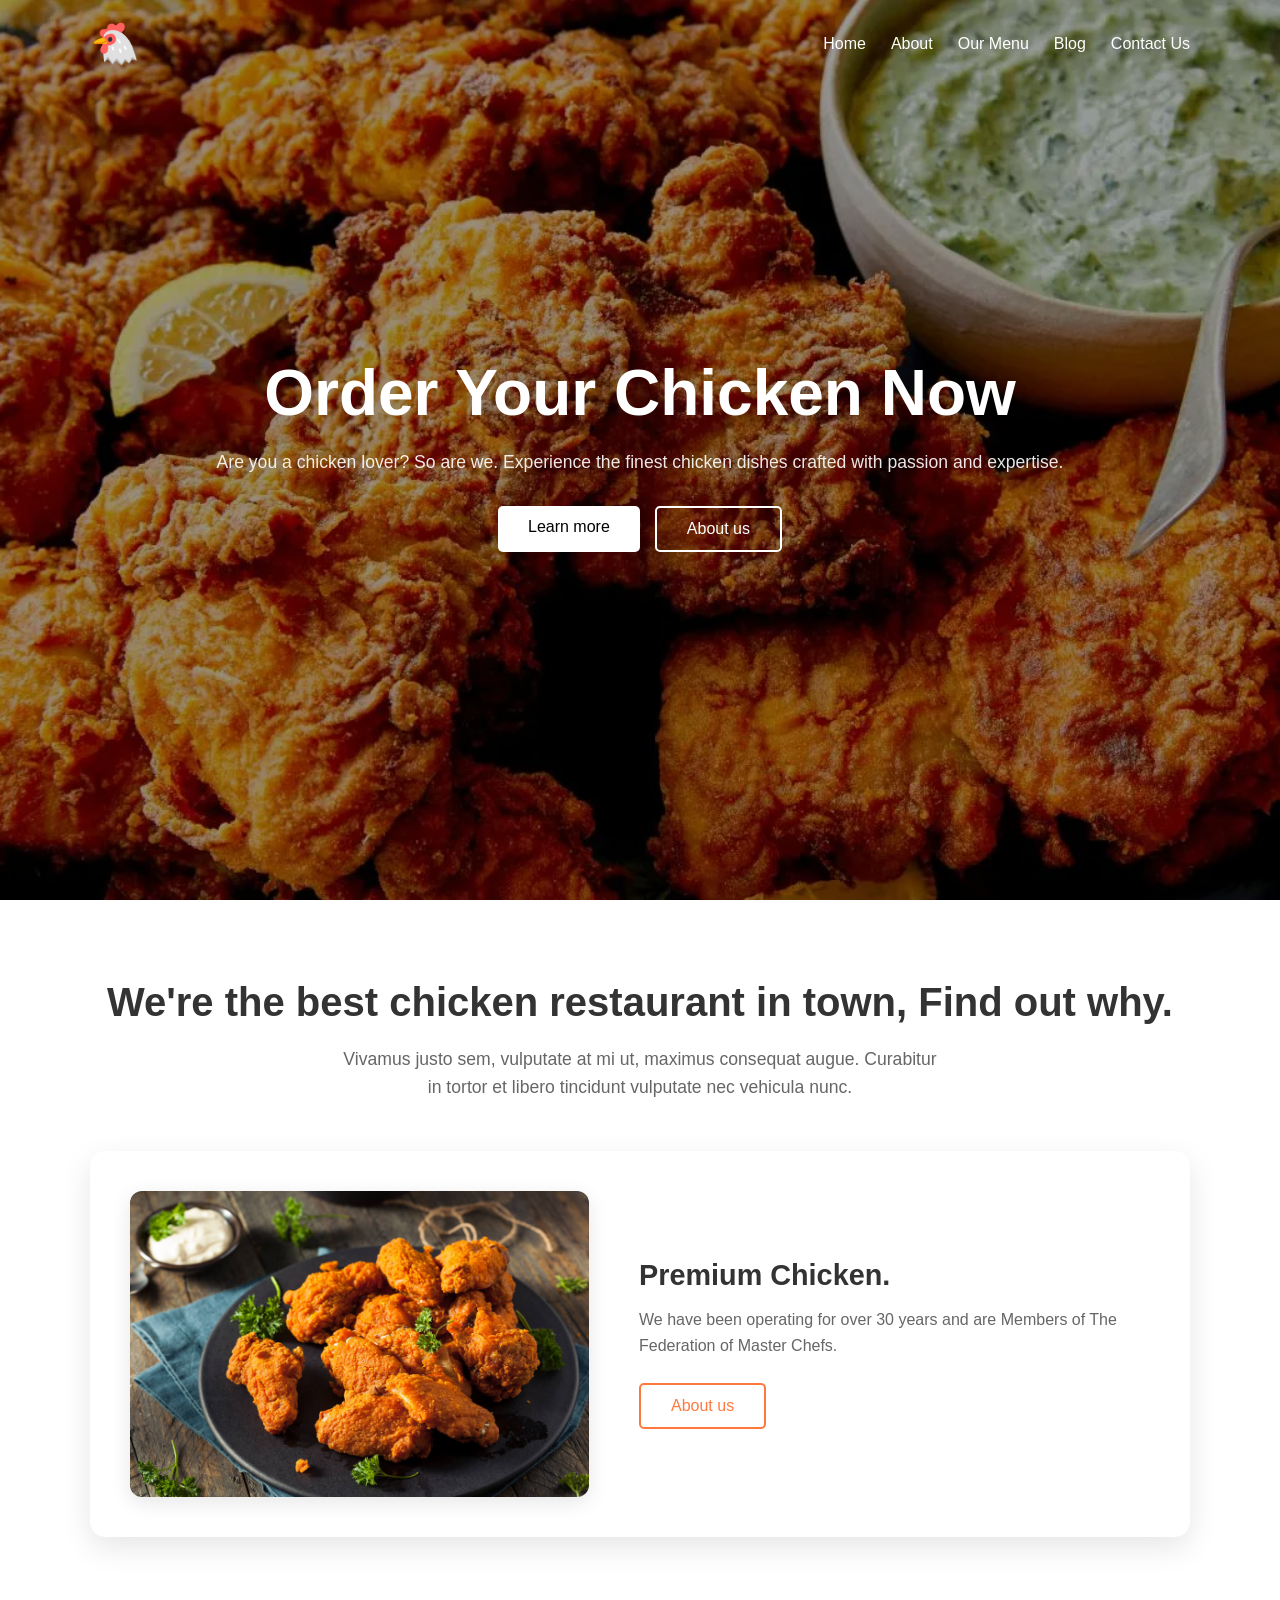
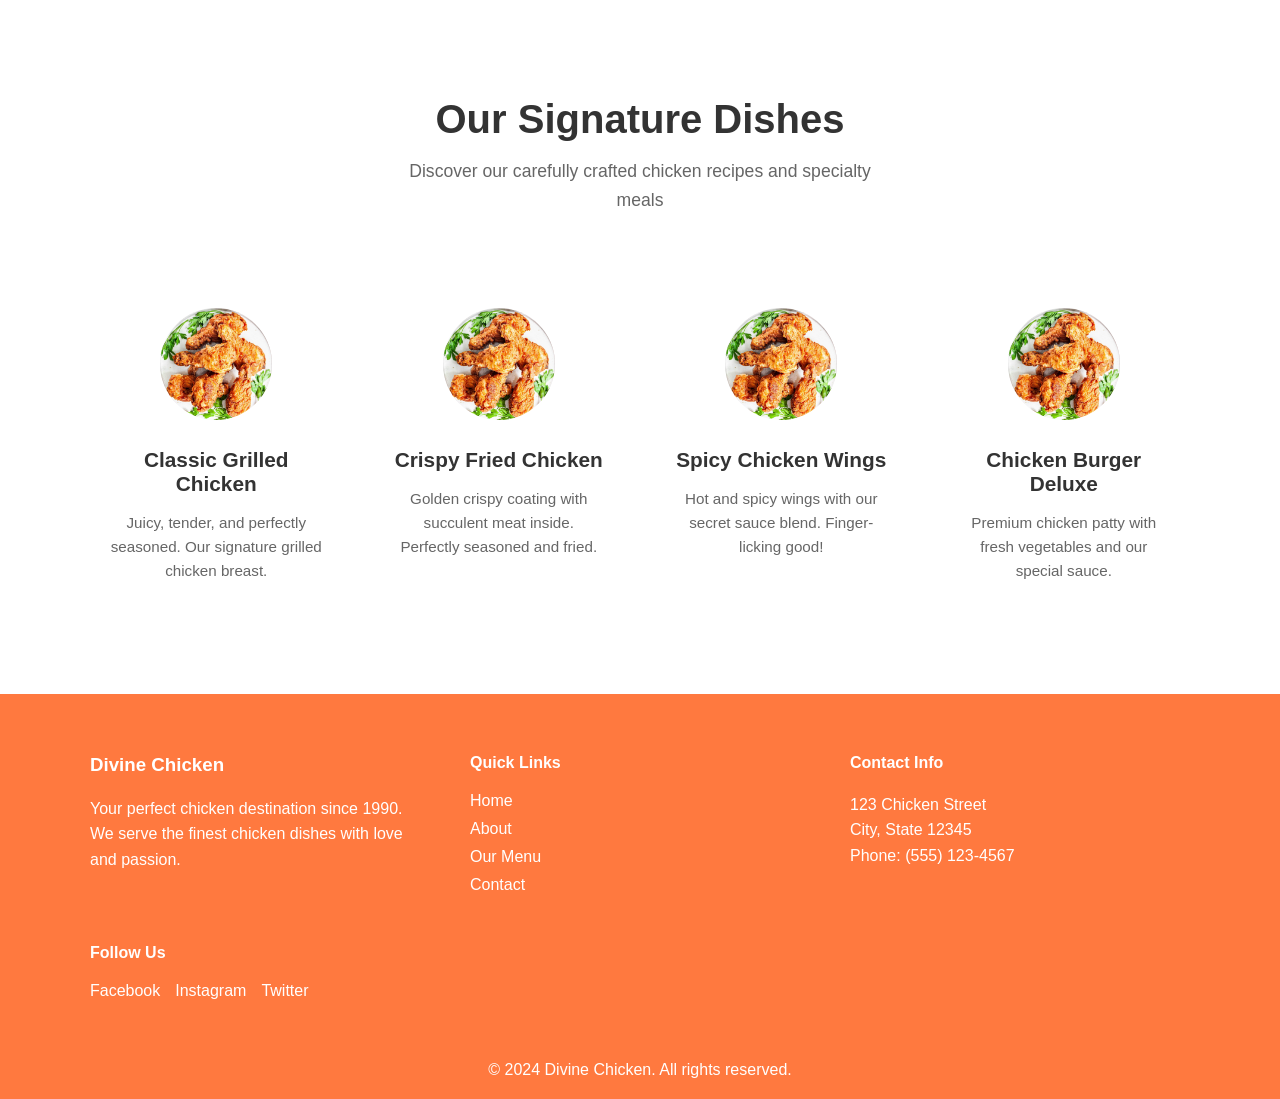
<file: index.html>
<!DOCTYPE html>
<html lang="en">
<head>
<meta charset="UTF-8">
<meta name="viewport" content="width=device-width, initial-scale=1.0">
<title>Chicken</title>
<link rel="stylesheet" href="./css/style_04.css">
</head>
<body>

<!-- Navbar -->
<header class="navbar">
<div class="container nav-container">
    <div class="logo">🐔</div>
    <nav>
    <ul class="nav-links">
        <li><a href="#">Home</a></li>
        <li><a href="#">About</a></li>
        <li><a href="#">Our Menu</a></li>
        <li><a href="#">Blog</a></li>
        <li><a href="#">Contact Us</a></li>
    </ul>
    </nav>
</div>
</header>

<!-- Hero Section -->
<section class="hero">
<div class="container">
    <div class="hero-content">
        <h1>Order Your Chicken Now</h1>
        <p>Are you a chicken lover? So are we. Experience the finest chicken dishes crafted with passion and expertise.</p>
        <div class="hero-buttons">
            <a href="#" class="btn btn-primary">Learn more</a>
            <a href="#" class="btn btn-outline">About us</a>
        </div>
    </div>
</div>
</section>

<!-- About Section -->
<section class="about container">
<h2>We're the best chicken restaurant in town, Find out why.</h2>
<p>Vivamus justo sem, vulputate at mi ut, maximus consequat augue. Curabitur in tortor et libero tincidunt vulputate nec vehicula nunc.</p>

<div class="about-content">
    <img src="./images/about.jpg" alt="Grilled Chicken">
    <div class="about-text">
    <h3>Premium Chicken.</h3>
    <p>We have been operating for over 30 years and are Members of The Federation of Master Chefs.</p>
    <a href="#" class="btn">About us</a>
    </div>
</div>
</section>

<!-- Recipes Section -->
<section class="recipes">
<div class="container">
    <div class="section-header">
        <h2>Our Signature Dishes</h2>
        <p>Discover our carefully crafted chicken recipes and specialty meals</p>
    </div>
    <div class="recipes-grid">
        <div class="recipe">
            <img src="./images/recipe.jpg" alt="Grilled Chicken">
            <h4>Classic Grilled Chicken</h4>
            <p>Juicy, tender, and perfectly seasoned. Our signature grilled chicken breast.</p>
        </div>
        <div class="recipe">
            <img src="./images/recipe.jpg" alt="Fried Chicken">
            <h4>Crispy Fried Chicken</h4>
            <p>Golden crispy coating with succulent meat inside. Perfectly seasoned and fried.</p>
        </div>
        <div class="recipe">
            <img src="./images/recipe.jpg" alt="Chicken Wings">
            <h4>Spicy Chicken Wings</h4>
            <p>Hot and spicy wings with our secret sauce blend. Finger-licking good!</p>
        </div>
        <div class="recipe">
            <img src="./images/recipe.jpg" alt="Chicken Burger">
            <h4>Chicken Burger Deluxe</h4>
            <p>Premium chicken patty with fresh vegetables and our special sauce.</p>
        </div>
    </div>
</div>
</section>

<!-- Footer -->
<footer class="footer">
<div class="container">
    <div class="footer-content">
        <div class="footer-section">
            <h3>Divine Chicken</h3>
            <p>Your perfect chicken destination since 1990. We serve the finest chicken dishes with love and passion.</p>
        </div>
        <div class="footer-section">
            <h4>Quick Links</h4>
            <ul>
                <li><a href="#">Home</a></li>
                <li><a href="#">About</a></li>
                <li><a href="#">Our Menu</a></li>
                <li><a href="#">Contact</a></li>
            </ul>
        </div>
        <div class="footer-section">
            <h4>Contact Info</h4>
            <p>123 Chicken Street<br>City, State 12345<br>Phone: (555) 123-4567</p>
        </div>
        <div class="footer-section">
            <h4>Follow Us</h4>
            <div class="social-links">
                <a href="#">Facebook</a>
                <a href="#">Instagram</a>
                <a href="#">Twitter</a>
            </div>
        </div>
    </div>
    <div class="footer-bottom">
        <p>&copy; 2024 Divine Chicken. All rights reserved.</p>
    </div>
</div>
</footer>

</body>
</html>
</file>
<file: css/style_04.css>
* {
  margin: 0;
  padding: 0;
  box-sizing: border-box;
  font-family: 'Poppins', sans-serif;
}

.container {
  width: 90%;
  max-width: 1100px;
  margin: auto;
}

/* Navbar */
.navbar {
  position: absolute;
  top: 0;
  width: 100%;
  padding: 20px 0;
  background: transparent;
  z-index: 10;
}

.nav-container {
  display: flex;
  justify-content: space-between;
  align-items: center;
}

.logo {
  font-size: 40px;
}

.nav-links {
  display: flex;
  list-style: none;
  gap: 25px;
}

@media (max-width: 768px) {
  .nav-container {
    flex-direction: column;
  }
  .nav-links {
    margin-top: 15px;
    gap: 15px;
  }
}

.nav-links a {
  text-decoration: none;
  color: white;
  font-weight: 500;
}

/* Hero Section */
.hero {
  height: 100vh;
  background: url('../images/header.webp') no-repeat center/cover;
  display: flex;
  justify-content: center;
  align-items: center;
  color: white;
  text-align: center;
  position: relative;
}

.hero::before {
  content: '';
  position: absolute;
  top: 0;
  left: 0;
  right: 0;
  bottom: 0;
  background: rgba(0, 0, 0, 0.4);
  z-index: 1;
}

.hero-content {
  position: relative;
  z-index: 2;
  padding: 0 20px;
}

.hero h3 {
  font-size: 1.2rem;
  font-weight: 300;
  margin-bottom: 10px;
  opacity: 0.9;
}

.hero h1 {
  font-size: 4rem;
  margin: 10px 0 20px 0;
  font-weight: 700;
  line-height: 1.1;
}

.hero p {
  margin-bottom: 30px;
  font-size: 1.1rem;
  line-height: 1.6;
  opacity: 0.9;
}

.hero-buttons {
  display: flex;
  gap: 15px;
  justify-content: center;
  flex-wrap: wrap;
}

.btn {
  padding: 12px 30px;
  border: none;
  cursor: pointer;
  text-decoration: none;
  font-weight: 500;
  border-radius: 5px;
  transition: all 0.3s ease;
  display: inline-block;
}

.btn-primary {
  background: white;
  color: black;
}

.btn-outline {
  border: 2px solid white;
  background: transparent;
  color: white;
}

.btn-outline:hover {
  background: white;
  color: black;
  transform: translateY(-2px);
}

/* About Section */
.about {
  padding: 80px 0;
  text-align: center;
}

.about h2 {
  font-size: 2.5rem;
  margin-bottom: 20px;
  color: #333;
  font-weight: 600;
}

.about > p {
  font-size: 1.1rem;
  color: #666;
  max-width: 600px;
  margin: 0 auto 50px auto;
  line-height: 1.6;
}

.about-content {
  display: flex;
  align-items: center;
  gap: 50px;
  margin-top: 40px;
  background: white;
  padding: 40px;
  border-radius: 15px;
  box-shadow: 0 10px 30px rgba(0, 0, 0, 0.1);
}

.about-content img {
  width: 45%;
  border-radius: 12px;
  box-shadow: 0 5px 20px rgba(0, 0, 0, 0.1);
}

.about-text {
  flex: 1;
  text-align: left;
}

.about-text h3 {
  font-size: 1.8rem;
  margin-bottom: 15px;
  color: #333;
  font-weight: 600;
}

.about-text p {
  font-size: 1rem;
  color: #666;
  line-height: 1.6;
  margin-bottom: 25px;
}

.about .btn {
  border: 2px solid #ff793f;
  color: #ff793f;
}

/* Featured */
.featured img {
  width: 100%;
  display: block;
}

/* Recipes */
.recipes {
  padding: 80px 0;
}

.section-header {
  text-align: center;
  margin-bottom: 60px;
}

.section-header h2 {
  font-size: 2.5rem;
  margin-bottom: 15px;
  color: #333;
  font-weight: 600;
}

.section-header p {
  font-size: 1.1rem;
  color: #666;
  max-width: 500px;
  margin: 0 auto;
  line-height: 1.6;
}

.recipes-grid {
  display: grid;
  grid-template-columns: repeat(auto-fit, minmax(250px, 1fr));
  gap: 30px;
  text-align: center;
}

.recipe {
  padding: 30px 20px;
  border-radius: 15px;
}

.recipe img {
  width: 120px;
  height: 120px;
  border-radius: 50%;
  object-fit: cover;
  margin-bottom: 20px;
  border: 4px solid white;
}

.recipe h4 {
  font-size: 1.3rem;
  margin-bottom: 15px;
  color: #333;
  font-weight: 600;
}

.recipe p {
  color: #666;
  line-height: 1.6;
  font-size: 0.95rem;
}

/* Footer */
.footer {
  background: #ff793f;
  color: white;
  padding: 60px 0 20px 0;
}

.footer-content {
  display: grid;
  grid-template-columns: repeat(auto-fit, minmax(250px, 1fr));
  gap: 40px;
  margin-bottom: 40px;
}

.footer-section h3,
.footer-section h4 {
  margin-bottom: 20px;
  font-weight: 600;
}

.footer-section p {
  line-height: 1.6;
}

.footer-section ul {
  list-style: none;
}

.footer-section ul li {
  margin-bottom: 10px;
}

.footer-section ul li a {
  color: #fff;
  text-decoration: none;
  transition: color 0.3s ease;
}

.footer-section ul li a:hover {
  color: white;
}

.social-links {
  display: flex;
  gap: 15px;
}

.social-links a {
  color: #fff;
  text-decoration: none;
  transition: color 0.3s ease;
}

.social-links a:hover {
  color: white;
}

.footer-bottom {
  text-align: center;
  padding-top: 20px;
  border-top: 1px solid #ff793f;
  color: #fff;
}

/* Responsive */
@media (max-width: 768px) {
  .hero h1 {
    font-size: 3rem;
  }
  
  .hero-buttons {
    flex-direction: column;
    align-items: center;
  }
  
  .about-content {
    flex-direction: column;
    text-align: center;
  }
  
  .about-content img {
    width: 100%;
    max-width: 400px;
  }
  
  .about-text {
    text-align: center;
  }
  
  .recipes-grid {
    grid-template-columns: repeat(auto-fit, minmax(200px, 1fr));
    gap: 20px;
  }
  
  .footer-content {
    grid-template-columns: 1fr;
    gap: 30px;
    text-align: center;
  }
}

@media (max-width: 480px) {
  .hero h1 {
    font-size: 2.5rem;
  }
  
  .hero p {
    font-size: 1rem;
  }
  
  .btn {
    padding: 10px 20px;
    font-size: 0.9rem;
  }
  
  .about h2,
  .section-header h2 {
    font-size: 2rem;
  }
  
  .recipes-grid {
    grid-template-columns: 1fr;
  }
  
  .recipe {
    padding: 20px 15px;
  }
}
</file>
